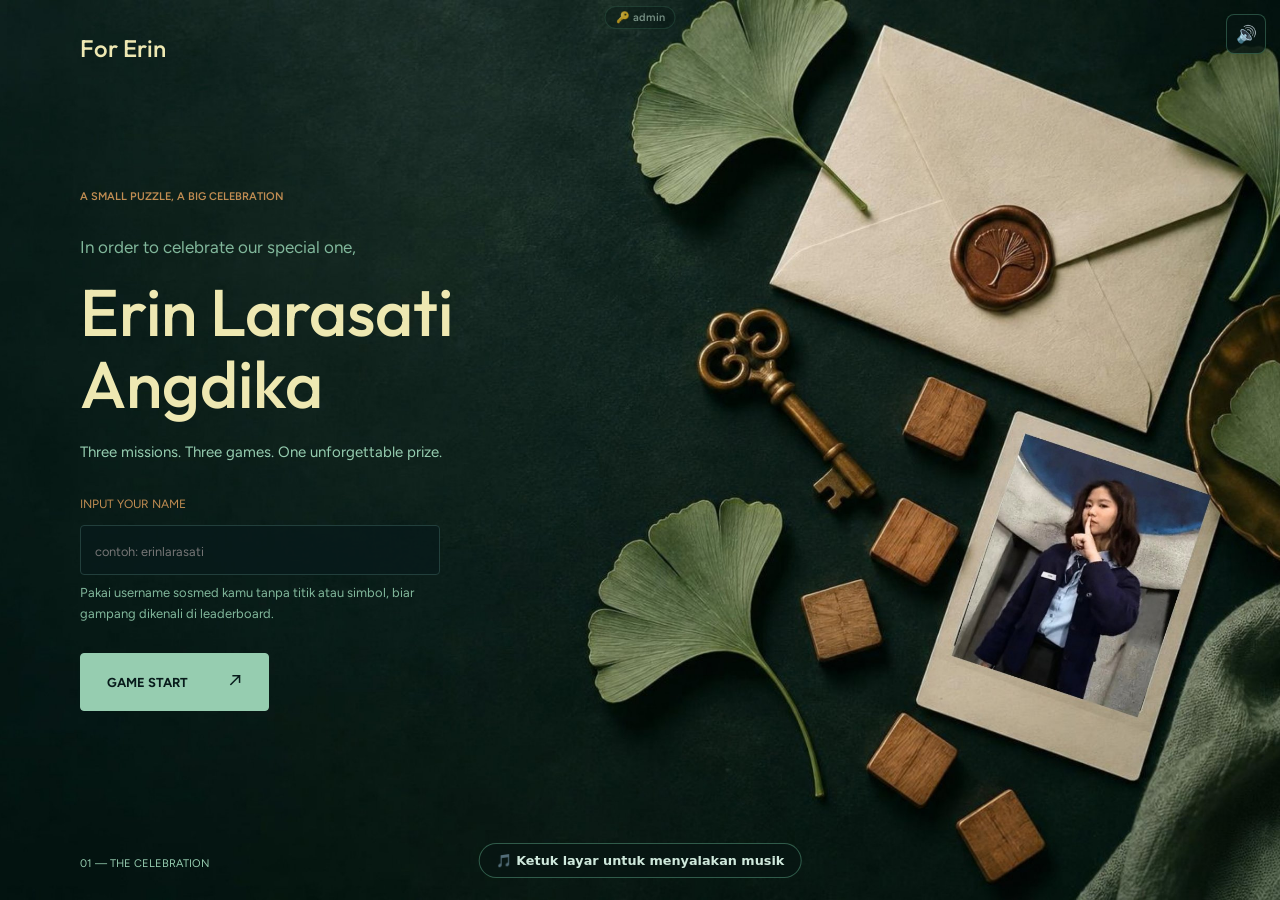
<file: index.html>
<!DOCTYPE html>
<html lang="id">
<head>
<meta charset="UTF-8">
<meta name="viewport" content="width=device-width, initial-scale=1.0, interactive-widget=resizes-content">
<meta name="theme-color" content="#0b1f1c">
<link rel="manifest" href="manifest.webmanifest">
<meta name="mobile-web-app-capable" content="yes">
<meta name="apple-mobile-web-app-capable" content="yes">
<meta name="apple-mobile-web-app-status-bar-style" content="black">
<link rel="apple-touch-icon" href="assets/icon-180.png">
<script src="fs.js"></script>
<script src="kbfix.js"></script>
<script src="config.js"></script>
<script src="erin-audio.js"></script>
<script>window.EgAudio=window.EgAudio||new Proxy({},{get:function(){return function(){}}});</script>
<script src="analytics.js"></script>
<script>window.EgTrack=window.EgTrack||function(){};</script>
<title>For Erin — Start</title>
<link rel="preconnect" href="https://fonts.googleapis.com">
<link href="https://fonts.googleapis.com/css2?family=Cormorant+Garamond:ital,wght@0,500;0,600;0,700;1,500&family=Manrope:wght@400;500;600;700;800&family=JetBrains+Mono:wght@500;700&display=swap" rel="stylesheet">
<style>
  :root{
    --bg: #061a15;
    --bg-panel: #0c2721;
    --bg-card: #123830;
    --bg-tile: #0d2a24;
    --border: #1e4a3f;
    --border-soft: #17392f;
    --teal: #2dd4bf;
    --emerald: #34d399;
    --cyan: #5eead4;
    --ink: #eaf6f3;
    --ink-dim: #83ab9d;
    --ink-faint: #7ca493;
    --gold: #d8b979;
    --glow: 0 0 40px rgba(45, 212, 191, 0.15);
  }
  *{box-sizing:border-box; margin:0; padding:0;}
  body{
    background:
      radial-gradient(circle at 15% 10%, rgba(45,212,191,0.08), transparent 45%),
      radial-gradient(circle at 85% 90%, rgba(94,234,212,0.08), transparent 45%),
      var(--bg);
    color: var(--ink); font-family: 'Manrope', sans-serif; min-height: 100vh; line-height: 1.5;
  }
  .screen{ min-height: 100vh; display: none; flex-direction: column; align-items: center; justify-content: center; padding: 40px 20px 60px; }
  .screen.active{ display: flex; }
  h1, h2{ font-family: 'Cormorant Garamond', serif; font-weight: 600; letter-spacing: 0.01em; }

  /* ---------- Opening ---------- */
  .opening-wrap{
    max-width: min(680px, 92vw); width: 100%; text-align: center; position: relative;
    background: var(--bg-panel); border: 1px solid var(--border); border-radius: 4px; padding: 56px 40px;
  }
  .opening-wrap::before, .opening-wrap::after{
    content: ""; position: absolute; width: 20px; height: 20px; border: 1.5px solid var(--gold); opacity: 0.6;
  }
  .opening-wrap::before{ top: 14px; left: 14px; border-right: none; border-bottom: none; }
  .opening-wrap::after{ bottom: 14px; right: 14px; border-left: none; border-top: none; }
  .opening-kicker{
    font-family: 'JetBrains Mono', monospace; font-size: 0.76rem; letter-spacing: 0.16em; color: var(--gold);
    text-transform: uppercase; margin-bottom: 22px; opacity: 0; animation: fadeUp 0.7s ease forwards;
  }
  .opening-line{ color: var(--ink-dim); font-size: clamp(1rem, 2.6vw, 1.25rem); line-height: 1.7; margin-bottom: 6px; opacity: 0; animation: fadeUp 0.7s ease forwards 0.15s; }
  .opening-name{
    font-family: 'Cormorant Garamond', serif; font-style: italic; font-weight: 700; font-size: clamp(2rem, 6vw, 3rem);
    color: var(--ink); text-shadow: var(--glow); margin: 14px 0 16px; opacity: 0; animation: fadeUp 0.7s ease forwards 0.3s;
  }
  .opening-tagline{
    color: var(--teal); font-size: 0.92rem; font-weight: 600; letter-spacing: 0.02em; margin-bottom: 38px;
    opacity: 0; animation: fadeUp 0.7s ease forwards 0.45s;
  }
  .game-start-btn{
    font-family: 'JetBrains Mono', monospace; font-weight: 700; font-size: 1rem; letter-spacing: 0.14em;
    background: linear-gradient(120deg, var(--teal), var(--cyan)); color: #04141a; border: none; border-radius: 3px;
    padding: 18px 48px; cursor: pointer; transition: transform 0.15s ease, box-shadow 0.15s ease;
    opacity: 0; animation: fadeUp 0.7s ease forwards 0.6s;
  }
  .game-start-btn:hover{ transform: translateY(-2px); box-shadow: 0 10px 34px rgba(45,212,191,0.3); }
  .game-start-btn:active{ transform: scale(0.97); }
  @keyframes fadeUp{ from{ opacity:0; transform: translateY(10px); } to{ opacity:1; transform: translateY(0); } }

  .stage-shortcuts{
    margin-top: 26px; display:flex; gap: 8px; justify-content:center; flex-wrap:wrap;
    opacity: 0; animation: fadeUp 0.7s ease forwards 0.8s;
  }
  .stage-shortcut{
    font-family: 'JetBrains Mono', monospace; font-size: 0.7rem; letter-spacing: 0.06em; color: var(--ink-faint);
    text-decoration: none; border: 1px solid var(--border-soft); border-radius: 20px; padding: 6px 14px;
    transition: border-color 0.15s ease, color 0.15s ease;
  }
  .stage-shortcut:hover{ border-color: var(--teal); color: var(--teal); }

  /* ---------- Stage select ---------- */
  .select-wrap{ max-width: min(1040px, 94vw); width: 100%; text-align: center; }
  .eyebrow-mark{
    display: inline-flex; align-items: center; gap: 10px; color: var(--gold);
    font-size: 0.8rem; letter-spacing: 0.14em; margin-bottom: 18px;
  }
  .eyebrow-mark::before, .eyebrow-mark::after{ content: ""; width: 28px; height: 1px; background: linear-gradient(90deg, transparent, var(--gold)); }
  .eyebrow-mark::after{ background: linear-gradient(90deg, var(--gold), transparent); }
  .select-title{ font-size: clamp(1.8rem, 5vw, 2.6rem); color: var(--ink); }
  .select-sub{ margin-top: 10px; color: var(--ink-faint); font-size: 0.92rem; }

  .stage-grid{ margin-top: 36px; display:grid; grid-template-columns: repeat(auto-fit, minmax(220px, 1fr)); gap: 16px; }
  .stage-card{
    position: relative; display:block; text-decoration:none; background: var(--bg-panel); border:1px solid var(--border);
    border-radius: 10px; padding: 24px 20px; text-align:left; transition: transform 0.15s ease, border-color 0.15s ease;
  }
  .stage-card:hover{ transform: translateY(-3px); border-color: var(--teal); }
  .stage-num{ font-family:'JetBrains Mono', monospace; font-size: 0.72rem; letter-spacing:0.1em; color: var(--gold); }
  .stage-title{ font-family:'Cormorant Garamond', serif; font-weight:700; font-size: 1.35rem; color: var(--ink); margin-top: 8px; }
  .stage-blurb{ margin-top: 8px; color: var(--ink-faint); font-size: 0.82rem; line-height: 1.5; }
  .stage-check{
    position:absolute; top:16px; right:16px; width:18px; height:18px; border-radius:50%;
    border:1px solid var(--border-soft); font-size: 0.64rem; display:flex; align-items:center; justify-content:center;
    color: var(--ink-faint);
  }
  .stage-check.done{ border-color: var(--emerald); color: var(--emerald); background: rgba(52,211,153,0.08); }
  .stage-hint{
    margin-top: 12px; font-size: 0.74rem; color: var(--ink-faint); font-family:'JetBrains Mono', monospace;
    border-top: 1px solid var(--border-soft); padding-top: 10px;
  }

  .username-box{ margin-top: 30px; margin-bottom: 30px; text-align: left; background: var(--bg-card); border: 1px solid var(--border); border-radius: 4px; padding: 20px 22px; }
  .username-label{ display:block; font-family: 'JetBrains Mono', monospace; font-size: 0.74rem; letter-spacing: 0.08em; color: var(--gold); margin-bottom: 10px; text-transform: uppercase; }
  .username-input{ width: 100%; background: var(--bg-tile); border: 1px solid var(--border); border-radius: 4px; padding: 12px 14px; color: var(--ink); font-family: 'JetBrains Mono', monospace; font-size: 1rem; letter-spacing: 0.02em; }
  .username-hint{ margin-top: 8px; color: var(--ink-faint); font-size: 0.8rem; line-height: 1.5; }
  .username-feedback{ margin-top: 8px; font-size: 0.82rem; display:none; }
  .username-feedback.show{ display:block; }
  .username-feedback.warn{ color: var(--struck, #e8827a); }
  .username-feedback.ok{ color: var(--emerald); }
  @keyframes shakeX{10%,90%{transform:translateX(-1px);}20%,80%{transform:translateX(2px);}30%,50%,70%{transform:translateX(-4px);}40%,60%{transform:translateX(4px);}}

  .hub-group{ margin-top: 44px; text-align: left; }
  .hub-group:first-of-type{ margin-top: 36px; }
  .hub-head{ display:flex; align-items:baseline; gap:14px; flex-wrap:wrap; border-bottom:1px solid var(--border-soft); padding-bottom:10px; }
  .hub-label{ font-family:'JetBrains Mono', monospace; font-size:0.78rem; letter-spacing:0.16em; color:var(--gold); }
  .hub-note{ color: var(--ink-faint); font-size: 0.82rem; }
  .hub-group .stage-grid{ margin-top: 16px; }
  .stage-card.locked{ cursor: not-allowed; opacity: 0.62; border-style: dashed; }
  .stage-card.locked:hover{ transform:none; border-color: var(--border); }
  .stage-lock{ margin-top: 12px; font-size: 0.76rem; color: var(--gold); font-family:'JetBrains Mono', monospace; border-top:1px solid var(--border-soft); padding-top:10px; line-height:1.55; }
  @media (prefers-reduced-motion: reduce){ *,*::before,*::after{ animation-duration:.01ms !important; animation-iteration-count:1 !important; transition-duration:.01ms !important; scroll-behavior:auto !important; } }
  .stage-item{ position: relative; display: flex; }
  .stage-item .stage-card{ flex: 1; padding-bottom: 46px; }
  .stage-more{ position: absolute; right: 10px; bottom: 10px; width: 34px; height: 34px; border-radius: 50%; border: 1px solid var(--border); background: var(--bg-tile); color: var(--ink-dim); font-size: 1.1rem; cursor: pointer; line-height: 1; }
  .stage-more:hover, .stage-more:focus-visible{ border-color: var(--teal); color: var(--teal); outline: none; }
  .select-tip{ margin: 14px auto 0; max-width: 560px; color: var(--ink-dim); font-size: 0.84rem; }
  .stage-card.prize{ background: #11211e; border-color: #5b4d27; }
  .stage-card.prize:hover{ border-color: #e7c46f; }
  .stage-card.prize .stage-num{ color: #e7c46f; }
  .username-input::placeholder{ font-size: 0.8rem; }
</style>

<link href="https://fonts.googleapis.com/css2?family=Outfit:wght@400;500;600;700&family=Figtree:wght@400;500;600;700&display=swap" rel="stylesheet">
<link rel="stylesheet" href="erin-theme.css">
<meta name="description" content="For Erin — For Erin — Start. Misi, teka-teki, dan kenangan untuk merayakan Erin.">
<meta property="og:title" content="For Erin · For Erin — Start">
<meta property="og:description" content="For Erin — For Erin — Start. Misi, teka-teki, dan kenangan untuk merayakan Erin.">
<meta property="og:type" content="website">
<meta name="twitter:card" content="summary_large_image">
</head>
<body>

  <!-- ================= OPENING SCREEN ================= -->
  <div class="screen active" id="screen-opening">
    <div class="opening-wrap">
      <div class="opening-kicker">A Small Puzzle, A Big Celebration</div>
      <p class="opening-line">In order to celebrate our special one,</p>
      <div class="opening-name">Erin Larasati Angdika</div>
      <p class="opening-tagline">Three missions. Three games. One unforgettable prize.</p>
      <div class="username-box" id="username-box" style="display:none;">
        <label class="username-label" for="username-input">Input your name</label>
        <input type="text" id="username-input" class="username-input" placeholder="contoh: erinlarasati" maxlength="20" autocomplete="off" autocapitalize="off" spellcheck="false">
        <div class="username-hint">Pakai username sosmed kamu tanpa titik atau simbol, biar gampang dikenali di leaderboard.</div>
        <div class="username-feedback" id="username-feedback"></div>
      </div>
      <button class="game-start-btn" onclick="handleGameStart()">GAME START</button>
    </div>
  </div>

  <!-- ================= STAGE SELECT SCREEN ================= -->
  <div class="screen" id="screen-select">
    <div class="select-wrap">
      <div class="eyebrow-mark">CHOOSE YOUR PATH</div>
      <h1 class="select-title">Tiga Misi, Tiga Game, Satu Hadiah</h1>
      <p class="select-sub">Selesaikan misi untuk mendapat kunci. Game dibuka bertahap di hari perayaan; mainkan satu per satu untuk membuka kode, lalu klaim Prize.</p>
      <p class="select-tip">Tip: buka tiap stage di tab baru (tombol &#8942; di kartu, atau klik kanan di laptop). Jadi catatan dari stage lain tetap bisa kamu cek tanpa mengulang dari awal.</p>
      <div id="hub"></div>
    </div>
  </div>

<script src="recovery.js"></script>
<script>
  const USERNAME_KEY = 'eg_username_v1';
  function isValidUsername(u){ return /^[a-z0-9]{3,20}$/.test(u); }
  function getStoredUsername(){ return localStorage.getItem(USERNAME_KEY); }
  function initUsernameField(){
    const box = document.getElementById('username-box');
    const stored = getStoredUsername();
    if (stored && isValidUsername(stored)){ box.style.display = 'none'; return; }
    box.style.display = 'block';
    const input = document.getElementById('username-input');
    input.addEventListener('input', () => { input.value = input.value.toLowerCase().replace(/[^a-z0-9]/g, ''); updateUsernameFeedback(); });
    updateUsernameFeedback();
  }
  function updateUsernameFeedback(){
    const box = document.getElementById('username-box');
    if (box.style.display === 'none') return;
    const input = document.getElementById('username-input');
    const fb = document.getElementById('username-feedback');
    const val = input.value.trim();
    const valid = isValidUsername(val);
    if (!val){ fb.textContent=''; fb.className='username-feedback'; }
    else if (!valid){ fb.textContent='Gunakan huruf kecil a-z dan angka 0-9, panjang 3-20 karakter, tanpa spasi atau simbol.'; fb.className='username-feedback show warn'; }
    else { fb.textContent='Nama siap dipakai ✓'; fb.className='username-feedback show ok'; }
  }
  function mgShake(selector){
    const el = document.querySelector(selector);
    if (!el) return;
    el.style.animation = 'none'; void el.offsetWidth; el.style.animation = 'shakeX 0.4s ease';
  }
  initUsernameField();
  EgAudio.music('opening'); // lagu pembuka: layar depan dan menu pakai lagu yang sama

  function handleGameStart(){
    const usernameBox = document.getElementById('username-box');
    if (usernameBox.style.display !== 'none'){
      const input = document.getElementById('username-input');
      const val = input.value.trim();
      if (!isValidUsername(val)){ updateUsernameFeedback(); mgShake('#username-box'); return; }
      localStorage.setItem(USERNAME_KEY, val);
      usernameBox.style.display = 'none';
    }
    showScreen('screen-select');
  }

  function showScreen(id){
    document.querySelectorAll('.screen').forEach(s => s.classList.remove('active'));
    document.getElementById(id).classList.add('active');
    window.scrollTo(0,0);
    if (id === 'screen-select' && window.EgRecovery) setTimeout(() => EgRecovery.ensure(getStoredUsername()), 500);
  }

  // ====== HUB: daftar banner. Ubah teks/tanggal di sini. ======
  // openAt: tanggal buka (WIB). ready:false = belum dibuat ("soon").
  const HUB = [
    { label:'MISSIONS', note:'Selesaikan misi, dapatkan kuncinya.', items:[
      { num:'MISSION 01', title:'Portrait Atelier', blurb:'Pasang twibbon-mu dan bingkai satu kenangan untuk Erin.', href:'twibbon.html', doneKey:'eg_mission_twibbon_v1' },
      { num:'MISSION 02', title:'Letter Sanctum', blurb:'Tulis surat untuk Erin. Semua surat baru terbuka di akhir.', href:'letter.html', doneKey:'eg_mission_letter_v1' },
      { num:'MISSION 03', title:'Polaroid Parlor', blurb:'Photo booth dengan template spesial, hanya di hari-H.', href:'photobooth.html', openAt:EG_CONFIG.OPEN_AT.photobooth, doneKey:'eg_mission_photobooth_v1' },
    ]},
    { label:'GAMES', note:'Mainkan untuk membuka kode hadiah.', items:[
      { num:'GAME 01', title:'The Secret of the<br>Molecular Museum', blurb:'Deduksi & logic grid. Pecahkan kombinasi vault utama.', href:'molecular-museum.html', openAt:EG_CONFIG.OPEN_AT.game1, doneKey:'eg_game1_score_v1' },
      { num:'GAME 02', title:'Cerebral Hunt Arena', blurb:'Jawab soal logika, lalu susun anagram dari 60 kata bertema Erin.', href:'cerebral-hunt-arena.html', openAt:EG_CONFIG.OPEN_AT.game2, doneKey:'eg_game2_score_v1' },
      { num:'GAME 03', title:'Lexicon Vault', blurb:'Satu grid, 36 kunci. Semua tentang Erin.', href:'lexicon-vault.html', openAt:EG_CONFIG.OPEN_AT.game3, doneKey:'eg_game3_best_score_v1' },
    ]},
    { label:'PRIZE', note:'Kado untuk Erin menantimu.', items:[
      { num:'PRIZE', title:'Claim Your Prize', blurb:'Buka dua pintu: kunci dari 3 misi dan PIN dari 3 game.', href:'celebration-chamber.html', openAt:EG_CONFIG.OPEN_AT.prize, prize:true, doneKey:'eg_game4_done_v1', hint:'🔒 butuh kode Game 01–03 &amp; kunci 3 misi' },
    ]},
  ];

  // Mode testing dan jadwal buka diatur di config.js (TESTING_OPEN).
  const BYPASS = EG_CONFIG.bypass(); // TESTING_OPEN atau mode admin
  function fmtWIB(iso){
    return new Date(iso).toLocaleString('en-GB', { day:'numeric', month:'long', year:'numeric', hour:'2-digit', minute:'2-digit', timeZone:'Asia/Jakarta' }) + ' WIB';
  }
  // Teks penutup kaca: "Coming soon at November 16th" + jam buka (WIB)
  function ordinal(n){ const v = n % 100; return n + (['th','st','nd','rd'][(v - 20) % 10] || ['th','st','nd','rd'][v] || 'th'); }
  function whenParts(iso){
    const d = new Date(iso);
    const f = (o) => new Intl.DateTimeFormat('en-GB', Object.assign({ timeZone:'Asia/Jakarta' }, o)).format(d);
    return { day: 'at ' + f({ month:'long' }) + ' ' + ordinal(parseInt(f({ day:'numeric' }), 10)), time: f({ hour:'2-digit', minute:'2-digit', hour12:false }) + ' WIB' };
  }
  function lockInfo(it){
    if (it.ready === false) return { soon:true };                   // halaman belum dibuat
    if (!it.openAt || Date.now() >= new Date(it.openAt).getTime()) return null;
    return BYPASS ? { admin:true, ...whenParts(it.openAt) } : whenParts(it.openAt);
  }
  function renderHub(){
    const root = document.getElementById('hub');
    root.innerHTML = HUB.map(g => `
      <section class="hub-group">
        <div class="hub-head"><span class="hub-label">${g.label}</span><span class="hub-note">${g.note}</span></div>
        <div class="stage-grid">${g.items.map(it => {
          const lock = lockInfo(it);
          const done = it.doneKey && localStorage.getItem(it.doneKey);
          const inner = `
            <span class="stage-check ${done ? 'done' : ''}">${done ? '✓' : '•'}</span>
            <div class="stage-num">${it.num}</div>
            <div class="stage-title">${it.title}</div>
            <div class="stage-blurb">${it.blurb}</div>
            ${lock && lock.admin ? `<div class="stage-lock">🛠 Admin: terkunci untuk pemain sampai ${lock.day.replace('at ','')}, ${lock.time}</div>` : (it.hint ? `<div class="stage-hint">${it.hint}</div>` : '')}
            ${lock && !lock.admin ? `<div class="lock-glass" role="note" aria-label="Coming soon ${lock.day || ''} ${lock.time || ''}"><div class="lg-tag">COMING SOON</div><div class="lg-when">${lock.day || 'soon'}</div>${lock.time ? `<div class="lg-time">${lock.time}</div>` : ''}</div>` : ''}`;
          const cls = it.prize ? ' prize' : '';
          const isLocked = lock && !lock.admin;
          const card = isLocked ? `<div class="stage-card locked${cls}" aria-disabled="true">${inner}</div>` : `<a class="stage-card${cls}" href="${it.href}">${inner}</a>`;
          const more = isLocked ? '' : `<button type="button" class="stage-more" aria-label="Buka di tab baru" title="Buka di tab baru" onclick="window.open('${it.href}','_blank','noopener')">&#8942;</button>`;
          return `<div class="stage-item">${card}${more}</div>`;
        }).join('')}</div>
      </section>`).join('');
  }
  renderHub();
  // Kaca penutup hilang sendiri begitu waktu buka tiba
  setInterval(() => { if (document.getElementById('screen-select').classList.contains('active')) renderHub(); }, 20000);
  // Tautan kembali dari halaman misi/game: index.html#menu langsung ke daftar (kalau username sudah ada)
  if (location.hash === '#menu' && isValidUsername(getStoredUsername() || '')) showScreen('screen-select');
</script>
</body>
</html>
</file>
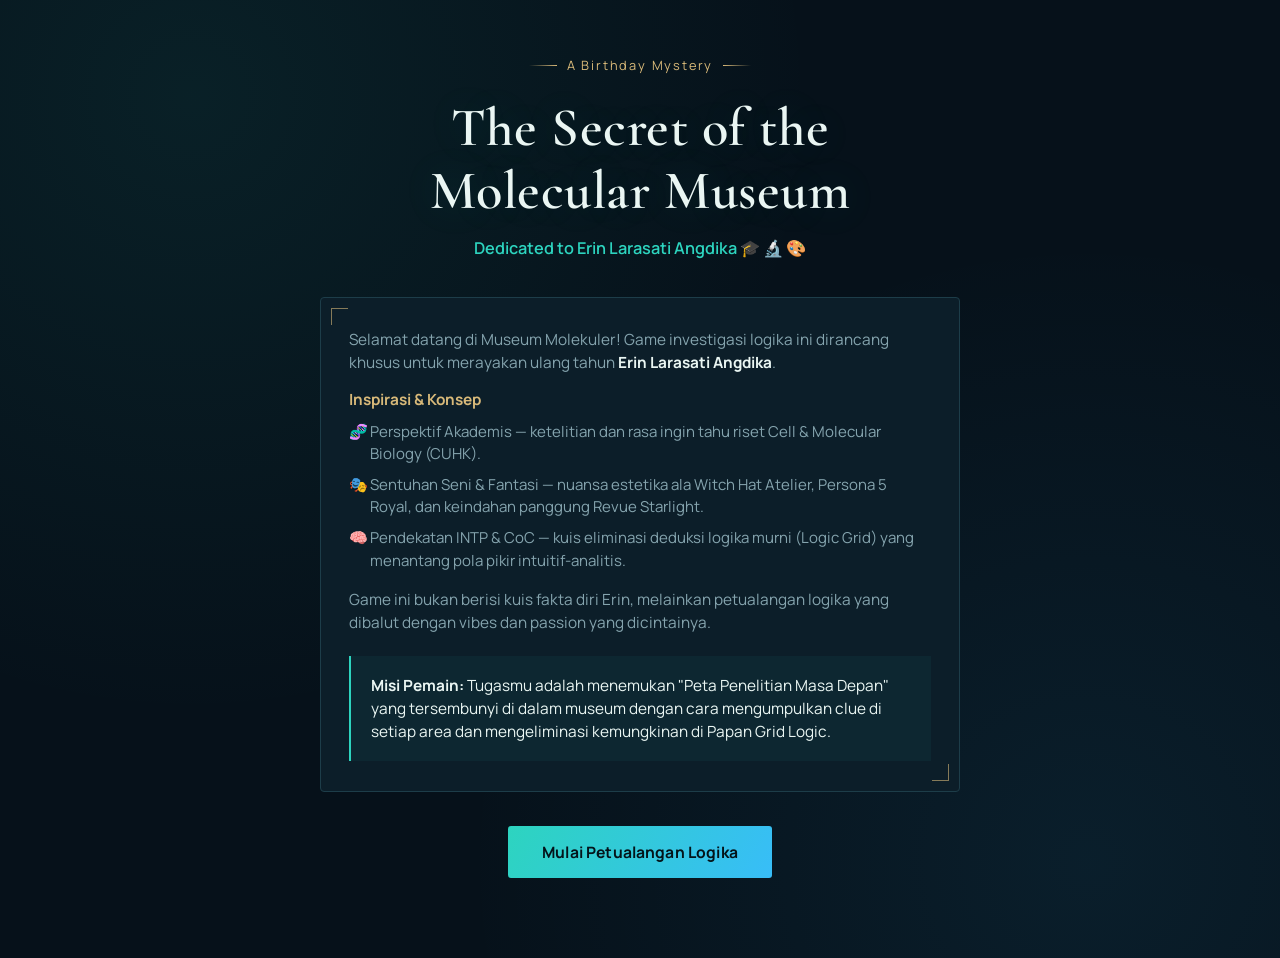
<file: molecular-museum-game.html>
<!DOCTYPE html>
<html lang="id">
<head>
<meta charset="UTF-8">
<meta name="viewport" content="width=device-width, initial-scale=1.0">
<title>The Secret of the Molecular Museum</title>
<link rel="preconnect" href="https://fonts.googleapis.com">
<link href="https://fonts.googleapis.com/css2?family=Cormorant+Garamond:ital,wght@0,500;0,600;0,700;1,500&family=Manrope:wght@400;500;600;700;800&display=swap" rel="stylesheet">
<style>
  :root{
    --bg: #06111a;
    --bg-panel: #0c1e29;
    --bg-card: #102838;
    --bg-tile: #0d222e;
    --border: #1d3d49;
    --border-soft: #16303b;
    --teal: #2dd4bf;
    --emerald: #34d399;
    --cyan: #38bdf8;
    --ink: #eaf6f3;
    --ink-dim: #85a4ae;
    --ink-faint: #4d707c;
    --struck: #e8827a;
    --gold: #d8b979;
    --glow: 0 0 40px rgba(45, 212, 191, 0.15);
    --rhy-red: #ef5b5b;
    --rhy-blue: #4d9bf0;
    --rhy-green: #4fce7e;
    --rhy-yellow: #f0c94d;
  }

  *{box-sizing:border-box; margin:0; padding:0;}

  body{
    background:
      radial-gradient(circle at 15% 10%, rgba(45,212,191,0.08), transparent 45%),
      radial-gradient(circle at 85% 90%, rgba(56,189,248,0.08), transparent 45%),
      var(--bg);
    color: var(--ink);
    font-family: 'Manrope', sans-serif;
    min-height: 100vh;
    line-height: 1.5;
  }

  .screen{
    min-height: 100vh;
    display: none;
    flex-direction: column;
    align-items: center;
    padding: 48px 20px 80px;
  }
  .screen.active{ display: flex; }

  h1, h2, h3, .display{
    font-family: 'Cormorant Garamond', serif;
    font-weight: 600;
    letter-spacing: 0.01em;
  }

  /* ---------- Welcome Screen ---------- */
  .welcome-wrap{ max-width: 640px; width: 100%; text-align: center; }

  .eyebrow-mark{
    display: inline-flex; align-items: center; gap: 10px;
    color: var(--gold); font-size: 0.8rem; letter-spacing: 0.14em; margin-bottom: 22px;
  }
  .eyebrow-mark::before, .eyebrow-mark::after{
    content: ""; width: 28px; height: 1px;
    background: linear-gradient(90deg, transparent, var(--gold));
  }
  .eyebrow-mark::after{ background: linear-gradient(90deg, var(--gold), transparent); }

  .welcome-title{ font-size: clamp(2.1rem, 6vw, 3.4rem); color: var(--ink); text-shadow: var(--glow); line-height: 1.15; }
  .welcome-sub{ margin-top: 14px; color: var(--teal); font-weight: 600; font-size: 1.02rem; }

  .plaque{
    margin-top: 36px; text-align: left; background: var(--bg-panel);
    border: 1px solid var(--border); border-radius: 4px; padding: 30px 28px; position: relative;
  }
  .plaque::before, .plaque::after{
    content: ""; position: absolute; width: 16px; height: 16px;
    border: 1.5px solid var(--gold); opacity: 0.6;
  }
  .plaque::before{ top: 10px; left: 10px; border-right: none; border-bottom: none; }
  .plaque::after{ bottom: 10px; right: 10px; border-left: none; border-top: none; }

  .plaque p{ margin-bottom: 14px; color: var(--ink-dim); font-size: 0.96rem; }
  .plaque p:last-child{ margin-bottom: 0; }
  .plaque strong{ color: var(--ink); font-weight: 700; }

  .concept-list{ list-style: none; margin: 10px 0 4px; }
  .concept-list li{ color: var(--ink-dim); font-size: 0.94rem; margin-bottom: 8px; padding-left: 1.4em; position: relative; }
  .concept-list li span.tag{ position: absolute; left: 0; }

  .mission-box{
    margin-top: 22px; padding: 18px 20px; border-left: 2px solid var(--teal);
    background: rgba(45,212,191,0.05); color: var(--ink); font-size: 0.96rem;
  }

  .btn{
    font-family: 'Manrope', sans-serif; font-weight: 700; font-size: 0.98rem;
    border: none; border-radius: 3px; padding: 15px 34px; cursor: pointer;
    transition: transform 0.15s ease, box-shadow 0.15s ease; letter-spacing: 0.01em;
  }
  .btn-primary{ background: linear-gradient(120deg, var(--teal), var(--cyan)); color: #04141a; }
  .btn-primary:hover{ transform: translateY(-2px); box-shadow: 0 10px 30px rgba(45,212,191,0.25); }
  .btn-primary:active{ transform: translateY(0); }
  .btn-primary:disabled{ opacity: 0.4; cursor: not-allowed; transform: none; box-shadow: none; }
  .btn-secondary{
    background: transparent; color: var(--teal); border: 1px solid var(--border);
    font-family: 'Manrope', sans-serif; font-weight: 700; font-size: 0.88rem;
    border-radius: 3px; padding: 10px 22px; cursor: pointer; transition: border-color 0.15s ease;
  }
  .btn-secondary:hover{ border-color: var(--teal); }

  .cta-row{ margin-top: 34px; }

  /* ---------- Game Screen ---------- */
  .game-wrap{ max-width: 1080px; width: 100%; }

  .progress-row{ display: flex; align-items: center; gap: 10px; margin-bottom: 28px; flex-wrap: wrap; }
  .progress-label{ font-size: 0.78rem; letter-spacing: 0.1em; color: var(--ink-faint); margin-right: 6px; }
  .progress-dot{
    width: 30px; height: 30px; border-radius: 50%; border: 1px solid var(--border);
    display: flex; align-items: center; justify-content: center; font-size: 0.82rem;
    color: var(--ink-faint); font-weight: 700; background: var(--bg-panel);
  }
  .progress-dot.done{ border-color: var(--emerald); color: var(--emerald); background: rgba(52,211,153,0.08); }
  .progress-dot.current{ border-color: var(--cyan); color: var(--cyan); box-shadow: 0 0 0 3px rgba(56,189,248,0.12); }
  .progress-line{ flex: 1; height: 1px; background: var(--border); min-width: 12px; }

  .game-grid{ display: grid; grid-template-columns: 1.35fr 1fr; gap: 26px; align-items: start; }

  .clue-card{ background: var(--bg-panel); border: 1px solid var(--border); border-radius: 6px; padding: 30px; }
  .round-tag{ color: var(--gold); font-size: 0.78rem; letter-spacing: 0.12em; margin-bottom: 10px; }
  .round-title{ font-size: 1.7rem; color: var(--ink); margin-bottom: 18px; }
  .clue-text{
    color: var(--ink-dim); font-size: 1.02rem; line-height: 1.75;
    border-top: 1px solid var(--border-soft); padding-top: 18px; white-space: pre-line;
  }
  .clue-text b{ color: var(--teal); font-weight: 700; }

  .feedback{ margin-top: 20px; font-size: 0.92rem; padding: 12px 16px; border-radius: 4px; display: none; }
  .feedback.show{ display: block; }
  .feedback.warn{ background: rgba(232,130,122,0.1); color: var(--struck); border: 1px solid rgba(232,130,122,0.3); }
  .feedback.ok{ background: rgba(52,211,153,0.1); color: var(--emerald); border: 1px solid rgba(52,211,153,0.3); }

  .round-actions{ margin-top: 24px; }

  /* ---------- Mini-game phase ---------- */
  .mg-intro{ color: var(--ink-dim); font-size: 0.92rem; margin-bottom: 22px; border-top: 1px solid var(--border-soft); padding-top: 16px; }
  .mg-status{ min-height: 1.3em; font-size: 0.88rem; color: var(--cyan); margin-top: 16px; text-align: center; }
  .mg-reset-wrap{ text-align: center; margin-top: 14px; min-height: 38px; }
  .mg-progress{ text-align: center; font-size: 0.78rem; letter-spacing: 0.08em; color: var(--gold); margin-bottom: 16px; }

  @keyframes shakeX{
    10%,90%{ transform: translateX(-3px); }
    20%,80%{ transform: translateX(5px); }
    30%,50%,70%{ transform: translateX(-9px); }
    40%,60%{ transform: translateX(9px); }
  }
  .shake{ animation: shakeX 0.5s; }

  /* Rhythm sequence */
  .rhy-board{ display: grid; grid-template-columns: repeat(4, 1fr); gap: 12px; max-width: 420px; margin: 0 auto; }
  .rhy-btn{
    aspect-ratio: 1; border-radius: 10px; border: none; cursor: pointer;
    filter: brightness(0.55) saturate(0.75); transition: filter 0.15s ease, transform 0.1s ease;
  }
  .rhy-btn:active{ transform: scale(0.95); }
  .rhy-btn.active{ filter: brightness(1.25) saturate(1.2); box-shadow: 0 0 24px currentColor; }
  .rhy-red{ background: var(--rhy-red); color: var(--rhy-red); }
  .rhy-blue{ background: var(--rhy-blue); color: var(--rhy-blue); }
  .rhy-green{ background: var(--rhy-green); color: var(--rhy-green); }
  .rhy-yellow{ background: var(--rhy-yellow); color: var(--rhy-yellow); }
  .rhy-steps{ display:flex; justify-content:center; gap:6px; margin-top:18px; flex-wrap: wrap; }
  .rhy-step-dot{ width:9px; height:9px; border-radius:50%; background: var(--border); }
  .rhy-step-dot.filled{ background: var(--teal); }

  /* Pipe puzzle */
  .pipe-outer{ max-width: 340px; margin: 0 auto; }
  .pipe-label-row{ font-size: 0.7rem; letter-spacing: 0.1em; color: var(--ink-faint); margin: 0 0 6px; }
  .pipe-label-row.finish{ text-align: right; margin: 6px 0 0; }
  .pipe-grid{
    display: grid; grid-template-columns: repeat(4, minmax(38px, 62px)); grid-template-rows: repeat(4, minmax(38px, 62px));
    gap: 5px; background: var(--bg-tile); padding: 9px; border-radius: 8px; border: 1px solid var(--border);
  }
  .pipe-cell{ position: relative; background: var(--bg-card); border-radius: 5px; cursor: pointer; overflow: hidden; }
  .pipe-shape{ position: absolute; inset: 0; transition: transform 0.25s ease; }
  .pipe-arm{ position: absolute; background: var(--ink-faint); border-radius: 2px; }
  .pipe-cell.solved .pipe-arm{ background: var(--emerald); }
  .pipe-arm-n{ left: 50%; top: 0; width: 16%; height: 50%; transform: translateX(-50%); }
  .pipe-arm-e{ top: 50%; right: 0; width: 50%; height: 16%; transform: translateY(-50%); }
  .pipe-arm-w{ top: 50%; left: 0; width: 50%; height: 16%; transform: translateY(-50%); }
  .pipe-node{ position: absolute; left: 50%; top: 50%; width: 18%; height: 18%; border-radius: 50%; background: var(--ink-faint); transform: translate(-50%,-50%); }
  .pipe-cell.solved .pipe-node{ background: var(--emerald); }
  .pipe-cell.filler .pipe-arm, .pipe-cell.filler .pipe-node{ opacity: 0.35; }
  .pipe-cell.dead .pipe-arm, .pipe-cell.dead .pipe-node{ opacity: 0.5; background: var(--struck); }

  /* Mental rotation */
  .mr-main{ display: flex; justify-content: center; margin-bottom: 20px; }
  .mr-options{ display: grid; grid-template-columns: repeat(4, 1fr); gap: 12px; }
  .mr-option{
    display: flex; flex-direction: column; align-items: center; gap: 8px; padding: 10px 6px;
    border: 1px solid var(--border); border-radius: 8px; cursor: pointer; background: var(--bg-card);
    transition: border-color 0.15s ease, transform 0.1s ease;
  }
  .mr-option:hover{ border-color: var(--teal); transform: translateY(-2px); }
  .mr-option-label{ font-size: 0.74rem; color: var(--ink-faint); }
  .mr-shake{ display: contents; }

  /* Cipher vault */
  .cip-equations{ max-width: 360px; margin: 0 auto 26px; }
  .cip-eq-row{
    display: flex; align-items: center; justify-content: space-between; gap: 10px;
    padding: 10px 4px; border-bottom: 1px solid var(--border-soft); font-size: 0.98rem; color: var(--ink);
  }
  .cip-eq-row:last-child{ border-bottom: none; }
  .cip-molecule{
    display: inline-flex; align-items: center; justify-content: center; width: 26px; height: 26px;
    border-radius: 50%; border: 1px solid var(--teal); color: var(--teal); font-size: 0.8rem; font-weight: 700;
    margin: 0 2px;
  }
  .cip-vault{ display: flex; justify-content: center; gap: 12px; margin-bottom: 10px; }
  .cip-digit{
    width: 58px; height: 68px; text-align: center; font-size: 1.7rem; font-family: 'Manrope', sans-serif;
    font-weight: 800; color: var(--ink); background: var(--bg-tile); border: 1px solid var(--border);
    border-radius: 8px; outline: none;
  }
  .cip-digit:focus{ border-color: var(--cyan); }

  /* ---------- Logic Grid Panel ---------- */
  .grid-panel{ background: var(--bg-panel); border: 1px solid var(--border); border-radius: 6px; padding: 24px; position: sticky; top: 24px; }
  .grid-panel h3{ font-size: 1.15rem; color: var(--ink); margin-bottom: 4px; }
  .grid-panel .hint{ color: var(--ink-faint); font-size: 0.78rem; margin-bottom: 18px; }
  .grid-category{ margin-bottom: 18px; }
  .grid-category:last-child{ margin-bottom: 0; }
  .grid-category-label{ font-size: 0.72rem; letter-spacing: 0.1em; color: var(--cyan); margin-bottom: 8px; }
  .grid-item{
    display: flex; align-items: center; gap: 10px; padding: 9px 10px; border-radius: 4px; cursor: pointer;
    font-size: 0.9rem; color: var(--ink); border: 1px solid transparent; transition: background 0.15s ease;
  }
  .grid-item:hover{ background: rgba(255,255,255,0.03); }
  .grid-item .mark{ width: 15px; height: 15px; border: 1px solid var(--ink-faint); border-radius: 3px; flex-shrink: 0; position: relative; }
  .grid-item.struck{ color: var(--ink-faint); }
  .grid-item.struck span.label{ text-decoration: line-through; text-decoration-color: var(--struck); }
  .grid-item.struck .mark{ border-color: var(--struck); background: rgba(232,130,122,0.12); }
  .grid-item.struck .mark::before, .grid-item.struck .mark::after{
    content: ""; position: absolute; top: 50%; left: 50%; width: 10px; height: 1.5px; background: var(--struck);
  }
  .grid-item.struck .mark::before{ transform: translate(-50%,-50%) rotate(45deg); }
  .grid-item.struck .mark::after{ transform: translate(-50%,-50%) rotate(-45deg); }

  /* ---------- Final Submission ---------- */
  .final-card{ background: var(--bg-panel); border: 1px solid var(--border); border-radius: 6px; padding: 32px; max-width: 640px; width: 100%; }
  .final-group{ margin-bottom: 24px; }
  .final-group-label{ font-size: 0.78rem; letter-spacing: 0.1em; color: var(--gold); margin-bottom: 12px; }
  .chip-row{ display: flex; flex-wrap: wrap; gap: 10px; }
  .chip{
    padding: 10px 16px; border: 1px solid var(--border); border-radius: 20px; font-size: 0.88rem;
    color: var(--ink-dim); cursor: pointer; background: var(--bg-card); transition: all 0.15s ease;
  }
  .chip:hover{ border-color: var(--teal); color: var(--ink); }
  .chip.selected{ border-color: var(--teal); color: #04141a; background: linear-gradient(120deg, var(--teal), var(--cyan)); font-weight: 700; }

  .result-box{ margin-top: 8px; padding: 20px; border-radius: 6px; display: none; text-align: center; }
  .result-box.show{ display: block; }
  .result-box.success{ background: rgba(52,211,153,0.08); border: 1px solid rgba(52,211,153,0.35); }
  .result-box.fail{ background: rgba(232,130,122,0.08); border: 1px solid rgba(232,130,122,0.35); }
  .result-box h3{ font-size: 1.4rem; margin-bottom: 8px; }
  .result-box.success h3{ color: var(--emerald); }
  .result-box.fail h3{ color: var(--struck); }
  .result-box p{ color: var(--ink-dim); font-size: 0.92rem; }

  /* ---------- Mobile (max-width: 859px) ---------- */
  @media (max-width: 859px){
    .screen{ padding: 32px 16px 60px; }
    .game-grid{ grid-template-columns: 1fr; }
    .grid-panel{ position: static; order: -1; }
    .clue-card{ padding: 22px; }
    .final-card{ padding: 22px; }
    .mr-options{ grid-template-columns: repeat(2, 1fr); }
    .pipe-grid{ grid-template-columns: repeat(4, minmax(30px, 48px)); grid-template-rows: repeat(4, minmax(30px, 48px)); }
    .cip-digit{ width: 48px; height: 58px; font-size: 1.4rem; }
  }

  /* ---------- Desktop (min-width: 860px) ---------- */
  @media (min-width: 860px){
    .grid-panel{ max-height: calc(100vh - 48px); overflow-y: auto; }
  }
</style>
</head>
<body>

<!-- ===================== WELCOME SCREEN ===================== -->
<section class="screen active" id="screen-welcome">
  <div class="welcome-wrap">
    <div class="eyebrow-mark">A Birthday Mystery</div>
    <h1 class="welcome-title">The Secret of the<br>Molecular Museum</h1>
    <p class="welcome-sub">Dedicated to Erin Larasati Angdika 🎓 🔬 🎨</p>

    <div class="plaque">
      <p>Selamat datang di Museum Molekuler! Game investigasi logika ini dirancang khusus untuk merayakan ulang tahun <strong>Erin Larasati Angdika</strong>.</p>

      <p style="color:var(--gold); font-weight:700; margin-bottom:10px;">Inspirasi &amp; Konsep</p>
      <ul class="concept-list">
        <li><span class="tag">🧬</span>Perspektif Akademis — ketelitian dan rasa ingin tahu riset Cell &amp; Molecular Biology (CUHK).</li>
        <li><span class="tag">🎭</span>Sentuhan Seni &amp; Fantasi — nuansa estetika ala Witch Hat Atelier, Persona 5 Royal, dan keindahan panggung Revue Starlight.</li>
        <li><span class="tag">🧠</span>Pendekatan INTP &amp; CoC — kuis eliminasi deduksi logika murni (Logic Grid) yang menantang pola pikir intuitif-analitis.</li>
      </ul>

      <p style="margin-top:16px;">Game ini bukan berisi kuis fakta diri Erin, melainkan petualangan logika yang dibalut dengan vibes dan passion yang dicintainya.</p>

      <div class="mission-box">
        <strong>Misi Pemain:</strong> Tugasmu adalah menemukan "Peta Penelitian Masa Depan" yang tersembunyi di dalam museum dengan cara mengumpulkan clue di setiap area dan mengeliminasi kemungkinan di Papan Grid Logic.
      </div>
    </div>

    <div class="cta-row">
      <button class="btn btn-primary" onclick="goToGame()">Mulai Petualangan Logika</button>
    </div>
  </div>
</section>

<!-- ===================== GAME SCREEN (Rounds) ===================== -->
<section class="screen" id="screen-game">
  <div class="game-wrap">
    <div class="progress-row" id="progress-row"></div>

    <div class="game-grid">
      <div class="clue-card">
        <div id="round-pre-start">
          <div class="round-tag">RONDE 1 · MENUNGGU</div>
          <h2 class="round-title">Investigasi dimulai di sini</h2>
          <p class="clue-text">Setiap ronde diawali dengan sebuah tantangan mini-game. Selesaikan tantangannya untuk membuka Clue, lalu coret kemungkinan yang gugur di Logic Grid.</p>
          <div class="round-actions">
            <button class="btn btn-primary" onclick="startRound(0)">Mulai Investigasi Ronde 1</button>
          </div>
        </div>

        <!-- Mini-game phase -->
        <div id="minigame-phase" style="display:none;">
          <div class="round-tag" id="minigame-round-tag"></div>
          <h2 class="round-title" id="minigame-round-title"></h2>
          <p class="mg-intro" id="minigame-round-intro"></p>
          <div id="minigame-progress" class="mg-progress" style="display:none;"></div>
          <div id="minigame-container"></div>
          <div class="mg-status" id="minigame-status"></div>
          <div class="mg-reset-wrap" id="minigame-reset-wrap"></div>
        </div>

        <!-- Clue phase -->
        <div id="clue-phase" style="display:none;">
          <div class="round-tag" id="round-tag-label"></div>
          <h2 class="round-title" id="round-title-label"></h2>
          <div class="clue-text" id="round-clue-text"></div>
          <div class="feedback" id="round-feedback"></div>
          <div class="round-actions">
            <button class="btn btn-primary" id="round-submit-btn" onclick="checkRound()">Kirim Jawaban</button>
          </div>
        </div>
      </div>

      <div class="grid-panel">
        <h3>Logic Grid</h3>
        <div class="hint">Klik item untuk mencoret kemungkinan yang sudah gugur.</div>
        <div class="grid-category">
          <div class="grid-category-label">RUANGAN MUSEUM</div>
          <div id="grid-rooms"></div>
        </div>
        <div class="grid-category">
          <div class="grid-category-label">ELEMEN KUNCI</div>
          <div id="grid-elements"></div>
        </div>
        <div class="grid-category">
          <div class="grid-category-label">KODE AKSES</div>
          <div id="grid-codes"></div>
        </div>
      </div>
    </div>
  </div>
</section>

<!-- ===================== FINAL SUBMISSION SCREEN ===================== -->
<section class="screen" id="screen-final">
  <div class="final-card">
    <div class="round-tag">FINAL VERIFICATION</div>
    <h2 class="round-title" style="margin-bottom:6px;">Susun Kesimpulan Akhirmu</h2>
    <p style="color:var(--ink-dim); font-size:0.92rem; margin-bottom:26px;">Pilih satu jawaban dari tiap kategori berdasarkan hasil eliminasi di Logic Grid.</p>

    <div class="final-group">
      <div class="final-group-label">RUANGAN</div>
      <div class="chip-row" id="final-rooms"></div>
    </div>
    <div class="final-group">
      <div class="final-group-label">ELEMEN KUNCI</div>
      <div class="chip-row" id="final-elements"></div>
    </div>
    <div class="final-group">
      <div class="final-group-label">KODE AKSES</div>
      <div class="chip-row" id="final-codes"></div>
    </div>

    <button class="btn btn-primary" style="width:100%;" onclick="checkFinal()">Submit Final Deduction</button>

    <div class="result-box" id="final-result"></div>
  </div>
</section>

<script>
  // ==================================================================
  // DATA
  // ==================================================================
  const CATEGORIES = {
    rooms: ["Cellular Theatre", "Witch's Lab", "Persona Room", "Magpie Observatory"],
    elements: ["Glowing Mask", "Magical Paintbrush", "Anomalous Core", "Grandmaster Chessboard"],
    codes: ["R&M-44", "CS-01", "D/N/A-01", "BS-D1"]
  };

  const ANSWER = { rooms: "Witch's Lab", elements: "Glowing Mask", codes: "D/N/A-01" };

  const ROUNDS = [
    {
      tag: "RONDE 1",
      title: "Jejak Pertama di Museum",
      location: "Cellular Theatre",
      miniGameName: "Rhythm Sequence Memory",
      miniGameIntro: "Ingat urutan not yang menyala — makin panjang lagunya, makin cepat temponya.",
      clue: "📜 Peta yang hilang <b>TIDAK</b> berada di ruangan yang nama depannya diawali huruf konsonan 'C'. Selain itu, elemen kunci yang dicari <b>BUKAN</b> benda yang digunakan dalam permainan strategi papan 8x8.",
      required: [ {cat:"rooms", name:"Cellular Theatre"}, {cat:"elements", name:"Grandmaster Chessboard"} ]
    },
    {
      tag: "RONDE 2",
      title: "Menelusuri Kode Akses",
      location: "Magpie Observatory",
      miniGameName: "Molecule Logic Switch",
      miniGameIntro: "Putar tiap potongan sirkuit — hati-hati pipa buntu — hingga arus tersambung dari Start ke Finish.",
      clue: "📜 Jika lokasi peta nantinya terbukti berada di ruangan bertema 'Seni Sihir' (Witch's Lab), maka Kode Akses yang sah pastilah <b>TIDAK</b> diawali dengan huruf 'C' maupun 'B'.",
      required: [ {cat:"codes", name:"CS-01"}, {cat:"codes", name:"BS-D1"} ]
    },
    {
      tag: "RONDE 3",
      title: "Ruangan yang Gugur",
      location: "Persona Room",
      miniGameName: "Mental Rotation Pattern Match",
      miniGameIntro: "Kenali struktur rantai molekul yang benar-benar identik jika diputar — 3 soal berturut-turut tanpa salah.",
      clue: "📜 Hasil investigasi di Magpie Observatory dan Persona Room ternyata nihil. Selain itu, elemen 'Anomalous Core' ditemukan masih tersegel rapi di ruang penyimpanan awal (tidak disentuh).",
      required: [ {cat:"rooms", name:"Magpie Observatory"}, {cat:"rooms", name:"Persona Room"}, {cat:"elements", name:"Anomalous Core"} ]
    },
    {
      tag: "RONDE 4",
      title: "Cahaya di Witch's Lab",
      location: "Witch's Lab",
      miniGameName: "Molecular Substitution Cipher",
      miniGameIntro: "Pecahkan nilai A, B, dan C dari persamaan kuadrat &amp; akar berikut, lalu buka vault dengan kode 3 digitnya.",
      clue: "📜 Di ruangan terakhir (Witch's Lab), peta tidak berada di dekat peralatan melukis/seni visual. Percobaan dengan kode aktivasi 'R&amp;M-44' juga menghasilkan sinyal error.",
      required: [ {cat:"elements", name:"Magical Paintbrush"}, {cat:"codes", name:"R&M-44"} ]
    }
  ];

  // ==================================================================
  // GLOBAL STATE
  // ==================================================================
  let struck = new Set();
  let currentRound = -1;
  let finalSelection = { rooms: null, elements: null, codes: null };

  const key = (cat, name) => cat + "::" + name;

  // ==================================================================
  // SCREEN NAVIGATION
  // ==================================================================
  function showScreen(id){
    document.querySelectorAll('.screen').forEach(s => s.classList.remove('active'));
    document.getElementById(id).classList.add('active');
    window.scrollTo(0,0);
  }
  function goToGame(){ showScreen('screen-game'); }

  // ==================================================================
  // LOGIC GRID
  // ==================================================================
  function renderGrid(){
    renderCategory('grid-rooms', 'rooms');
    renderCategory('grid-elements', 'elements');
    renderCategory('grid-codes', 'codes');
  }
  function renderCategory(containerId, cat){
    const container = document.getElementById(containerId);
    container.innerHTML = '';
    CATEGORIES[cat].forEach(name => {
      const isStruck = struck.has(key(cat, name));
      const item = document.createElement('div');
      item.className = 'grid-item' + (isStruck ? ' struck' : '');
      item.innerHTML = `<span class="mark"></span><span class="label">${name}</span>`;
      item.onclick = () => toggleStrike(cat, name);
      container.appendChild(item);
    });
  }
  function toggleStrike(cat, name){
    const k = key(cat, name);
    if (struck.has(k)) struck.delete(k); else struck.add(k);
    renderGrid();
  }

  // ==================================================================
  // PROGRESS BAR
  // ==================================================================
  function renderProgress(){
    const row = document.getElementById('progress-row');
    row.innerHTML = '<span class="progress-label">RONDE</span>';
    ROUNDS.forEach((r, i) => {
      const dot = document.createElement('div');
      dot.className = 'progress-dot' + (i < currentRound ? ' done' : (i === currentRound ? ' current' : ''));
      dot.textContent = i + 1;
      row.appendChild(dot);
      if (i < ROUNDS.length - 1){
        const line = document.createElement('div');
        line.className = 'progress-line';
        row.appendChild(line);
      }
    });
  }

  // ==================================================================
  // ROUND FLOW: pre-start -> minigame phase -> clue phase -> submit
  // ==================================================================
  function startRound(idx){
    currentRound = idx;
    document.getElementById('round-pre-start').style.display = 'none';
    renderProgress();
    startMiniGamePhase();
  }

  function startMiniGamePhase(){
    document.getElementById('minigame-phase').style.display = 'block';
    document.getElementById('clue-phase').style.display = 'none';
    const r = ROUNDS[currentRound];
    document.getElementById('minigame-round-tag').textContent = `${r.tag} · ${r.location}`;
    document.getElementById('minigame-round-title').textContent = r.miniGameName;
    document.getElementById('minigame-round-intro').innerHTML = r.miniGameIntro;
    document.getElementById('minigame-status').textContent = '';
    document.getElementById('minigame-reset-wrap').innerHTML = '';
    const prog = document.getElementById('minigame-progress');
    prog.style.display = 'none';
    prog.textContent = '';
    [initMiniGame1, initMiniGame2, initMiniGame3, initMiniGame4][currentRound]();
  }

  function miniGameSuccess(){
    document.getElementById('minigame-status').textContent = 'Berhasil! Membuka clue…';
    document.getElementById('minigame-reset-wrap').innerHTML = '';
    setTimeout(() => {
      document.getElementById('minigame-phase').style.display = 'none';
      document.getElementById('clue-phase').style.display = 'block';
      renderClue();
    }, 550);
  }

  function mgSetStatus(text){
    const el = document.getElementById('minigame-status');
    if (el) el.textContent = text;
  }

  function mgShake(selector){
    const el = typeof selector === 'string' ? document.querySelector(selector) : selector;
    if (!el) return;
    el.classList.remove('shake');
    void el.offsetWidth; // restart animation
    el.classList.add('shake');
  }

  function mgShowReset(label, onClick){
    const wrap = document.getElementById('minigame-reset-wrap');
    wrap.innerHTML = `<button class="btn btn-secondary" id="mg-reset-btn">${label}</button>`;
    document.getElementById('mg-reset-btn').onclick = onClick;
  }

  function mgHideReset(){
    document.getElementById('minigame-reset-wrap').innerHTML = '';
  }

  function renderClue(){
    const r = ROUNDS[currentRound];
    document.getElementById('round-tag-label').textContent = r.tag;
    document.getElementById('round-title-label').textContent = r.title;
    document.getElementById('round-clue-text').innerHTML = r.clue;
    const fb = document.getElementById('round-feedback');
    fb.className = 'feedback';
    fb.textContent = '';
    document.getElementById('round-submit-btn').textContent =
      currentRound === ROUNDS.length - 1 ? 'Kirim Jawaban & Lanjut ke Final' : `Kirim Jawaban Ronde ${currentRound + 1}`;
  }

  function checkRound(){
    const r = ROUNDS[currentRound];
    const allStruck = r.required.every(req => struck.has(key(req.cat, req.name)));
    const fb = document.getElementById('round-feedback');

    if (!allStruck){
      fb.className = 'feedback show warn';
      fb.textContent = 'Belum tepat. Coba baca ulang clue di atas, lalu coret kemungkinan yang sudah jelas gugur di Logic Grid.';
      return;
    }

    fb.className = 'feedback show ok';
    fb.textContent = 'Deduksi tepat! Melangkah ke tahap berikutnya…';

    setTimeout(() => {
      if (currentRound < ROUNDS.length - 1){
        currentRound++;
        renderProgress();
        startMiniGamePhase();
      } else {
        currentRound = ROUNDS.length;
        renderProgress();
        goToFinal();
      }
    }, 700);
  }

  // ==================================================================
  // MINI-GAME 1 — Rhythm Sequence Memory (8 notes, accelerando)
  // ==================================================================
  const RHY_COLORS = ['red', 'blue', 'green', 'yellow'];
  const RHY_LENGTH = 8;
  let rhySequence = [];
  let rhyPlayerIdx = 0;
  let rhyPlaying = false;

  function initMiniGame1(){
    const container = document.getElementById('minigame-container');
    container.innerHTML = `
      <div class="rhy-board" id="rhy-board">
        ${RHY_COLORS.map(c => `<button class="rhy-btn rhy-${c}" data-color="${c}" onclick="rhyPress('${c}')"></button>`).join('')}
      </div>
      <div class="rhy-steps" id="rhy-steps"></div>
    `;
    rhyGenerateSequence();
    rhyRenderSteps();
    rhyPlaySequence();
  }

  function rhyGenerateSequence(){
    rhySequence = Array.from({length: RHY_LENGTH}, () => RHY_COLORS[Math.floor(Math.random() * 4)]);
    rhyPlayerIdx = 0;
  }

  function rhyRenderSteps(){
    const wrap = document.getElementById('rhy-steps');
    if (!wrap) return;
    wrap.innerHTML = rhySequence.map((_, i) =>
      `<div class="rhy-step-dot${i < rhyPlayerIdx ? ' filled' : ''}"></div>`
    ).join('');
  }

  function rhyFlash(color){
    const btn = document.querySelector(`.rhy-btn[data-color="${color}"]`);
    if (!btn) return;
    btn.classList.add('active');
    setTimeout(() => btn.classList.remove('active'), 320);
  }

  // Accelerando: each note lands faster than the last (600ms down to a 260ms floor)
  function rhyDelay(stepIndex){
    return Math.max(260, 620 - stepIndex * 48);
  }

  function rhyPlaySequence(){
    rhyPlaying = true;
    mgSetStatus('Perhatikan urutannya — temponya makin cepat…');
    mgHideReset();
    let t = 0;
    const times = [0];
    for (let i = 1; i < rhySequence.length; i++){
      t += rhyDelay(i - 1);
      times.push(t);
    }
    rhySequence.forEach((color, i) => {
      setTimeout(() => rhyFlash(color), times[i]);
    });
    setTimeout(() => {
      rhyPlaying = false;
      mgSetStatus('Giliranmu! Ulangi kedelapan not tersebut.');
    }, times[times.length - 1] + rhyDelay(times.length - 1) + 200);
  }

  function rhyPress(color){
    if (rhyPlaying || currentRound !== 0) return;
    rhyFlash(color);
    if (color === rhySequence[rhyPlayerIdx]){
      rhyPlayerIdx++;
      rhyRenderSteps();
      if (rhyPlayerIdx === rhySequence.length){
        miniGameSuccess();
      }
    } else {
      mgShake('#rhy-board');
      mgSetStatus('Pola salah!');
      mgShowReset('Ulangi Pola', () => {
        rhyGenerateSequence();
        rhyRenderSteps();
        rhyPlaySequence();
      });
    }
  }

  // ==================================================================
  // MINI-GAME 2 — Molecule Logic Switch (4x4 pipe rotation puzzle)
  // ==================================================================
  // Functional path: West of (0,0) -> (0,0) -> (1,0) -> (1,1) -> (1,2) -> (2,2) -> (2,3) -> (3,3) -> South (Finish)
  const PIPE_FUNCTIONAL = [
    { col: 0, row: 0, type: 'straight', accepted: [0, 180] },
    { col: 1, row: 0, type: 'elbow',    accepted: [180] },
    { col: 1, row: 1, type: 'straight', accepted: [90, 270] },
    { col: 1, row: 2, type: 't',        accepted: [0] },
    { col: 2, row: 2, type: 'elbow',    accepted: [180] },
    { col: 2, row: 3, type: 'elbow',    accepted: [0] },
    { col: 3, row: 3, type: 'elbow',    accepted: [180] }
  ];
  const PIPE_ARMS = {
    straight: ['pipe-arm-w', 'pipe-arm-e'],
    elbow:    ['pipe-arm-n', 'pipe-arm-e'],
    t:        ['pipe-arm-n', 'pipe-arm-e', 'pipe-arm-w'],
    dead:     ['pipe-arm-n']
  };
  let pipeState = {};

  function initMiniGame2(){
    const container = document.getElementById('minigame-container');
    const funcMap = {};
    PIPE_FUNCTIONAL.forEach(f => funcMap[`${f.col},${f.row}`] = f);
    pipeState = {};

    const fillerTypes = ['dead','elbow','t','straight','dead','elbow','t','straight','dead'];
    let fillerIdx = 0;

    let cellsHtml = '';
    for (let row = 0; row < 4; row++){
      for (let col = 0; col < 4; col++){
        const k = `${col},${row}`;
        const func = funcMap[k];
        let type, rotation, isDead = false;
        if (func){
          type = func.type;
          const options = [0, 90, 180, 270].filter(v => !func.accepted.includes(v));
          rotation = options[Math.floor(Math.random() * options.length)];
        } else {
          type = fillerTypes[fillerIdx % fillerTypes.length];
          fillerIdx++;
          isDead = type === 'dead';
          rotation = [0, 90, 180, 270][Math.floor(Math.random() * 4)];
        }
        pipeState[k] = rotation;
        const arms = PIPE_ARMS[type].map(cls => `<div class="pipe-arm ${cls}"></div>`).join('');
        cellsHtml += `
          <div class="pipe-cell${func ? '' : ' filler'}${isDead ? ' dead' : ''}" data-col="${col}" data-row="${row}" onclick="pipeRotate(${col},${row})">
            <div class="pipe-shape" style="transform: rotate(${rotation}deg);">
              ${arms}
              <div class="pipe-node"></div>
            </div>
          </div>`;
      }
    }

    container.innerHTML = `
      <div class="pipe-outer">
        <div class="pipe-label-row start">◀ START (kiri-atas)</div>
        <div class="pipe-grid">${cellsHtml}</div>
        <div class="pipe-label-row finish">FINISH (kanan-bawah) ▶</div>
      </div>
    `;
    mgSetStatus('Klik potongan sirkuit untuk memutarnya 90°. Waspadai pipa buntu!');
    mgShowReset('Acak Ulang Sirkuit', () => initMiniGame2());
  }

  function pipeRotate(col, row){
    if (currentRound !== 1) return;
    const k = `${col},${row}`;
    pipeState[k] = (pipeState[k] + 90) % 360;
    const cell = document.querySelector(`.pipe-cell[data-col="${col}"][data-row="${row}"] .pipe-shape`);
    if (cell) cell.style.transform = `rotate(${pipeState[k]}deg)`;
    pipeCheckSolved();
  }

  function pipeCheckSolved(){
    const solved = PIPE_FUNCTIONAL.every(f => f.accepted.includes(pipeState[`${f.col},${f.row}`]));
    if (solved){
      PIPE_FUNCTIONAL.forEach(f => {
        const cellEl = document.querySelector(`.pipe-cell[data-col="${f.col}"][data-row="${f.row}"]`);
        if (cellEl) cellEl.classList.add('solved');
      });
      setTimeout(() => miniGameSuccess(), 300);
    }
  }

  // ==================================================================
  // MINI-GAME 3 — Mental Rotation Pattern Match (streak of 3, molecule chains)
  // ==================================================================
  const MOL_COLORS = { teal: '#2dd4bf', cyan: '#38bdf8', gold: '#d8b979', emerald: '#34d399' };

  const MR_SHAPES = [
    {
      atoms: [ {x:0,y:1,c:'teal'}, {x:0,y:0,c:'cyan'}, {x:0,y:-1,c:'gold'}, {x:1,y:0,c:'emerald'} ],
      bonds: [ [0,1], [1,2], [1,3] ]
    },
    {
      atoms: [ {x:0,y:0,c:'cyan'}, {x:1,y:0,c:'teal'}, {x:1,y:1,c:'gold'}, {x:-1,y:0,c:'emerald'} ],
      bonds: [ [0,1], [1,2], [0,3] ]
    }
  ];

  const MR_TOTAL = 3;
  let mrQuestionIndex = 0;
  let mrStreak = 0;
  let mrCorrectIndex = -1;

  function mrRotatePoint(p){ return { x: -p.y, y: p.x }; }
  function mrMirrorPoint(p){ return { x: -p.x, y: p.y }; }
  function mrTransformShape(atoms, fn){ return atoms.map(a => ({ ...fn(a), c: a.c })); }
  function mrRotateShape(atoms){ return mrTransformShape(atoms, mrRotatePoint); }
  function mrMirrorShape(atoms){ return mrTransformShape(atoms, mrMirrorPoint); }
  function mrShapesEqual(a, b){
    return a.every((p, i) => Math.abs(p.x - b[i].x) < 0.001 && Math.abs(p.y - b[i].y) < 0.001);
  }

  function mrMoleculeSvg(atoms, bonds, size){
    const unit = 30, pad = 24;
    const xs = atoms.map(a => a.x * unit), ys = atoms.map(a => a.y * unit);
    const minX = Math.min(...xs) - pad, maxX = Math.max(...xs) + pad;
    const minY = Math.min(...ys) - pad, maxY = Math.max(...ys) + pad;
    const bondsHtml = bonds.map(([i,j]) =>
      `<line x1="${atoms[i].x*unit}" y1="${atoms[i].y*unit}" x2="${atoms[j].x*unit}" y2="${atoms[j].y*unit}" stroke="#3a5c68" stroke-width="6" stroke-linecap="round"/>`
    ).join('');
    const atomsHtml = atoms.map(a =>
      `<circle cx="${a.x*unit}" cy="${a.y*unit}" r="12" fill="${MOL_COLORS[a.c]}" stroke="#06111a" stroke-width="2"/>`
    ).join('');
    return `<svg viewBox="${minX} ${minY} ${maxX-minX} ${maxY-minY}" width="${size}" height="${size}">${bondsHtml}${atomsHtml}</svg>`;
  }

  function mrNextQuestion(){
    const base = MR_SHAPES[Math.floor(Math.random() * MR_SHAPES.length)].atoms;
    const bonds = MR_SHAPES.find(s => s.atoms === base) ? MR_SHAPES.find(s => s.atoms === base).bonds
      : MR_SHAPES[0].bonds;

    const rotations = [base];
    for (let i = 1; i < 4; i++) rotations.push(mrRotateShape(rotations[i-1]));

    const correctRotIdx = 1 + Math.floor(Math.random() * 3);
    const correctShape = rotations[correctRotIdx];

    const mirrorRotations = [mrMirrorShape(base)];
    for (let i = 1; i < 4; i++) mirrorRotations.push(mrRotateShape(mirrorRotations[i-1]));
    const distractors = mirrorRotations.filter(m => !mrShapesEqual(m, correctShape));

    for (let i = distractors.length - 1; i > 0; i--){
      const j = Math.floor(Math.random() * (i + 1));
      [distractors[i], distractors[j]] = [distractors[j], distractors[i]];
    }
    const options = [correctShape, ...distractors.slice(0, 3)];
    for (let i = options.length - 1; i > 0; i--){
      const j = Math.floor(Math.random() * (i + 1));
      [options[i], options[j]] = [options[j], options[i]];
    }
    mrCorrectIndex = options.findIndex(o => mrShapesEqual(o, correctShape));

    const prog = document.getElementById('minigame-progress');
    prog.style.display = 'block';
    prog.textContent = `Soal ${mrQuestionIndex + 1} dari ${MR_TOTAL} · Streak ${mrStreak}/${MR_TOTAL}`;

    const container = document.getElementById('minigame-container');
    container.innerHTML = `
      <div class="mr-main">${mrMoleculeSvg(base, bonds, 120)}</div>
      <div class="mr-options" id="mr-options">
        ${options.map((o, i) => `
          <div class="mr-option" onclick="mrPick(${i})">
            ${mrMoleculeSvg(o, bonds, 84)}
            <div class="mr-option-label">Opsi ${i + 1}</div>
          </div>
        `).join('')}
      </div>
    `;
    mgSetStatus('Pilih struktur yang identik jika molekul utama diputar. Waspadai jebakan cerminan!');
    mgHideReset();
  }

  function initMiniGame3(){
    mrQuestionIndex = 0;
    mrStreak = 0;
    mrNextQuestion();
  }

  function mrPick(idx){
    if (currentRound !== 2) return;
    if (idx === mrCorrectIndex){
      mrStreak++;
      if (mrStreak === MR_TOTAL){
        miniGameSuccess();
        return;
      }
      mrQuestionIndex++;
      mgSetStatus('Tepat! Lanjut ke soal berikutnya…');
      setTimeout(() => mrNextQuestion(), 500);
    } else {
      mgShake('#mr-options');
      mgSetStatus('Belum tepat — streak direset, mulai dari Soal 1 lagi.');
      mrStreak = 0;
      mrQuestionIndex = 0;
      setTimeout(() => mrNextQuestion(), 850);
    }
  }

  // ==================================================================
  // MINI-GAME 4 — Molecular Substitution Cipher (kuadrat & akar)
  // ==================================================================
  function initMiniGame4(){
    const container = document.getElementById('minigame-container');
    container.innerHTML = `
      <div class="cip-equations">
        <div class="cip-eq-row"><span><span class="cip-molecule">A</span>&sup2; + 11 = 36</span></div>
        <div class="cip-eq-row"><span>&radic;(<span class="cip-molecule">B</span> + <span class="cip-molecule">A</span>) = 3</span></div>
        <div class="cip-eq-row"><span><span class="cip-molecule">C</span>&sup2; &minus; (<span class="cip-molecule">B</span> &times; <span class="cip-molecule">A</span>) = 29</span></div>
      </div>
      <div class="cip-vault" id="cip-vault">
        <input class="cip-digit" id="cip-0" maxlength="1" inputmode="numeric" placeholder="A">
        <input class="cip-digit" id="cip-1" maxlength="1" inputmode="numeric" placeholder="B">
        <input class="cip-digit" id="cip-2" maxlength="1" inputmode="numeric" placeholder="C">
      </div>
      <div class="round-actions" style="text-align:center;">
        <button class="btn btn-primary" onclick="cipherCheck()">Buka Vault</button>
      </div>
    `;
    mgSetStatus('Hitung nilai A, B, dan C, lalu masukkan sebagai kode 3 digit.');
    mgHideReset();

    ['cip-0','cip-1','cip-2'].forEach((id, i) => {
      const input = document.getElementById(id);
      input.addEventListener('input', () => {
        input.value = input.value.replace(/[^0-9]/g, '').slice(0,1);
        if (input.value && i < 2) document.getElementById(`cip-${i+1}`).focus();
      });
    });
  }

  function cipherCheck(){
    if (currentRound !== 3) return;
    const code = ['cip-0','cip-1','cip-2'].map(id => document.getElementById(id).value).join('');
    if (code === '547'){
      miniGameSuccess();
    } else {
      mgShake('#cip-vault');
      mgSetStatus('Kode belum tepat. Cek kembali hasil hitunganmu.');
      mgShowReset('Reset Kode', () => {
        ['cip-0','cip-1','cip-2'].forEach(id => document.getElementById(id).value = '');
        document.getElementById('cip-0').focus();
        mgHideReset();
        mgSetStatus('Hitung nilai A, B, dan C, lalu masukkan sebagai kode 3 digit.');
      });
    }
  }

  // ==================================================================
  // FINAL SUBMISSION
  // ==================================================================
  function goToFinal(){
    renderFinalChips('final-rooms', 'rooms');
    renderFinalChips('final-elements', 'elements');
    renderFinalChips('final-codes', 'codes');
    showScreen('screen-final');
  }

  function renderFinalChips(containerId, cat){
    const container = document.getElementById(containerId);
    container.innerHTML = '';
    CATEGORIES[cat].forEach(name => {
      const chip = document.createElement('div');
      chip.className = 'chip' + (finalSelection[cat] === name ? ' selected' : '');
      chip.textContent = name;
      chip.onclick = () => {
        finalSelection[cat] = name;
        renderFinalChips(containerId, cat);
      };
      container.appendChild(chip);
    });
  }

  function checkFinal(){
    const box = document.getElementById('final-result');
    if (!finalSelection.rooms || !finalSelection.elements || !finalSelection.codes){
      box.className = 'result-box show fail';
      box.innerHTML = '<h3>Belum lengkap</h3><p>Pilih satu jawaban dari tiap kategori sebelum submit.</p>';
      return;
    }
    const correct = finalSelection.rooms === ANSWER.rooms &&
                     finalSelection.elements === ANSWER.elements &&
                     finalSelection.codes === ANSWER.codes;
    if (correct){
      box.className = 'result-box show success';
      box.innerHTML = '<h3>Selamat!</h3><p>Kamu berhasil memecahkan teka-teki Molecular Museum! (Kartu Ucapan Ulang Tahun Lengkap akan ditambahkan di Step 4)</p>';
    } else {
      box.className = 'result-box show fail';
      box.innerHTML = '<h3>Belum tepat</h3><p>Kombinasi ini belum sesuai dengan hasil deduksi. Cek kembali Logic Grid dan coba lagi.</p>';
    }
  }

  // ==================================================================
  // INIT
  // ==================================================================
  renderGrid();
  renderProgress();
</script>

</body>
</html>
</file>
<file: erin-theme.css>
/* Visual layer only: gameplay DOM, scripts, date gates and Firebase rules are unchanged. */
:root {
  --background: oklch(0.206211 0.024954 195.391287);
  --foreground: oklch(0.922628 0.070103 102.361870);
  --surface: oklch(0.329307 0.033945 183.749237);
  --surface-raised: color-mix(in oklch, var(--surface) 85%, var(--background));
  --primary: oklch(0.802052 0.070377 161.272541);
  --primary-foreground: var(--background);
  --secondary: oklch(0.681659 0.098933 68.336873);
  --botanical: oklch(0.605338 0.068711 163.036708);
  --muted-foreground: color-mix(in oklch, var(--primary) 65%, var(--botanical));
  --border-color: color-mix(in oklch, var(--primary) 23%, var(--background));
  --focus-ring: var(--primary);
  --error: oklch(0.73 0.135 24);
  --shadow-soft: 0 12px 40px color-mix(in oklch, var(--background) 45%, transparent);
  --bg: var(--background); --bg-panel: var(--surface-raised); --bg-card: var(--surface); --bg-tile: var(--background);
  --panel: var(--surface-raised); --ink: var(--foreground); --dim: var(--muted-foreground); --faint: var(--muted-foreground);
  --ink-dim: var(--muted-foreground); --ink-faint: var(--muted-foreground);
  --border: var(--border-color); --border-soft: var(--border-color); --line: var(--border-color);
  --teal: var(--primary); --teal-d: var(--primary); --teal-soft: var(--surface); --emerald: var(--primary); --cyan: var(--primary);
  --gold: var(--secondary); --struck: var(--error); --glow: none;
  --font-heading: 'Outfit', sans-serif; --font-body: 'Figtree', sans-serif;
  --opening-image: url('assets/erin-still-life.jpg');
  color-scheme: dark;
}
html { background: var(--background); }
body { background: var(--background); font-family: var(--font-body); color: var(--foreground); }
body * { letter-spacing: 0 !important; }
h1,h2,h3,.display,.opening-name,.stage-title,.gift-title,.result-score-big { font-family: var(--font-heading) !important; font-style: normal; text-shadow: none; }
button,input,select,.btn,.chip,.tab { font-family: var(--font-body) !important; }
button { -webkit-tap-highlight-color: transparent; }
button:focus-visible,a:focus-visible,input:focus-visible,textarea:focus-visible { outline: 2px solid var(--focus-ring); outline-offset: 4px; }
button:disabled { cursor: not-allowed; }
.btn,.game-start-btn { border-radius: 4px; min-height: 46px; box-shadow: none; }
.btn-primary,.game-start-btn,.wrap .btn:not(.ghost) { background: var(--primary); color: var(--primary-foreground); border: 1px solid var(--primary); }
.btn-primary:hover,.game-start-btn:hover,.wrap .btn:not(.ghost):not(:disabled):hover { background: var(--foreground); box-shadow: none; }
.btn-secondary,.wrap .btn.ghost { background: transparent; border: 1px solid var(--border); color: var(--primary); }
.wrap .btn.ghost:hover { background: var(--surface); }
.eyebrow,.eyebrow-mark,.opening-kicker,.hub-label,.lbl,.stage-num { font-family: var(--font-body); font-weight: 600; }
.eyebrow-mark::before,.eyebrow-mark::after { background: var(--secondary); }
.screen { padding-top: 76px; }
.welcome-wrap,.gate-wrap { text-align: left; }
.welcome-title { font-size: 46px; max-width: 760px; line-height: 1.12; }
.welcome-sub { font-weight: 400; color: var(--muted-foreground); margin-top: 18px; }
.plaque { background: transparent; border: 0; border-top: 1px solid var(--border); border-bottom: 1px solid var(--border); border-radius: 0; padding: 26px 0; margin-top: 32px; }
.plaque::before,.plaque::after,.opening-wrap::before,.opening-wrap::after,.card::before,.card::after { display: none; }
.plaque p,.plaque ul { font-size: 16px; line-height: 1.8; }
.username-box { background: transparent; border: 0; border-radius: 0; padding: 0; max-width: 460px; }
.username-input { min-height: 50px; font-family: var(--font-body); background: var(--background); }
.username-label { font-family: var(--font-body); font-size: 12px; color: var(--secondary); margin-bottom: 12px; }
.username-hint { font-size: 13px; line-height: 1.6; }
.cta-row { justify-content: flex-start; }
.back-to-menu-btn { background: var(--background); border-radius: 4px; padding: 10px 14px; font-family: var(--font-body); color: var(--muted-foreground); }
.wrap { max-width: 680px; }
.wrap > .back,.wrap > a[href="index.html#menu"] { text-align: left !important; color: var(--primary) !important; font-family: var(--font-body) !important; margin-bottom: 32px !important; }
.wrap > .eyebrow,.wrap > h1,.wrap > .sub { text-align: left; }
.wrap > h1 { font-size: 40px; margin-top: 12px; }
.wrap > .sub { margin: 16px 0 30px; max-width: 560px; line-height: 1.7; }
.wrap .card { background: transparent; border: 0; border-top: 1px solid var(--border); border-radius: 0; padding: 24px 0; box-shadow: none; }
.wrap .stick { background: var(--background); box-shadow: none; }
.wrap .stage { width: min(100%, 54vh); border: 1px solid var(--border); border-radius: 6px; }
.wrap .empty { background: var(--surface); color: var(--primary); padding: 24px; }
.wrap .user input,.wrap input[type=text],.wrap input[type=url] { background: var(--background); color: var(--foreground); border-radius: 4px; min-height: 46px; }
.wrap .tabs { border-radius: 4px; background: var(--background); }
.wrap .tab.on,.wrap .chip.on { background: var(--surface); color: var(--primary); box-shadow: none; }
.wrap .chip { background: transparent; border-radius: 4px; color: var(--muted-foreground); min-height: 40px; }
.wrap .modal,.modal { border-radius: 8px; border: 1px solid var(--border); box-shadow: var(--shadow-soft); }
.keywarn { background: var(--surface); color: var(--foreground); border-color: var(--secondary); border-radius: 4px; }
/* Selected paper/font styles and canvas drawings intentionally keep their original designs. */
:where(.paper,.lp) { --pi: oklch(0.30 0.035 174); --pa: oklch(0.45 0.06 164); color-scheme: light; } /* :where = prioritas nol, supaya warna tulisan tiap kertas (mis. kertas gelap) tidak tertimpa */
.p-tealtua,.p-malam,.lp-tealtua,.lp-malam { --pi: var(--foreground); --pa: var(--foreground); }
.paper textarea { color: var(--pi); }
.paper .greet,.paper .sign { color: var(--pa); }
.timer-bar,.stat-chip { border-radius: 4px; font-variant-numeric: tabular-nums; }
.clue-card,.logic-card,.solver-card,.final-card,.result-box,.deduction-panel,.gift-card { box-shadow: none; border-radius: 6px; }
.lock-timer,.gate-timer { font-size: 64px; overflow-wrap: anywhere; }
/* Opening: same controls and screen, editorial unframed visual treatment. */
#screen-opening { position: relative; min-height: 100svh; padding: 76px max(32px, calc((100vw - 1120px)/2)); align-items: flex-start; justify-content: center; isolation: isolate; background-image: var(--opening-image); background-size: cover; background-position: center; }
#screen-opening::before { content: 'For Erin'; position: absolute; top: 30px; left: max(32px, calc((100vw - 1120px)/2)); font-family: var(--font-heading); font-size: 24px; font-weight: 500; color: var(--foreground); }
#screen-opening::after { content: '01 — THE CELEBRATION'; position: absolute; bottom: 28px; left: max(32px, calc((100vw - 1120px)/2)); font-size: 11px; color: var(--primary); }
.opening-wrap { background: transparent; border: 0; padding: 44px 0; border-radius: 0; text-align: left; max-width: 520px; }
.opening-kicker { font-size: 11px; margin-bottom: 28px; color: var(--secondary); }
.opening-line { font-size: 17px; color: var(--muted-foreground); }
.opening-name { font-size: 66px; line-height: 1.08; margin: 14px 0 22px; font-weight: 500; max-width: 500px; }
.opening-tagline { font-size: 15px; color: var(--primary); font-weight: 400; margin-bottom: 32px; }
.opening-wrap .username-box { max-width: 360px; margin: 28px 0; }
.opening-wrap .username-input { background: color-mix(in oklch, var(--background) 85%, transparent); border-color: var(--border); }
.opening-wrap .username-hint { color: var(--muted-foreground); }
.game-start-btn { padding: 16px 26px; font-size: 13px; font-weight: 700; display: inline-flex; align-items: center; gap: 40px; }
.game-start-btn::after { content: '↗'; font-size: 20px; font-weight: 400; }
#screen-select { padding: 60px 28px 80px; }
.select-wrap { max-width: 1120px; text-align: left; }
.select-title { font-size: 46px; line-height: 1.15; max-width: 600px; }
.select-sub { max-width: 720px; line-height: 1.7; margin-top: 18px; }
.select-tip { margin: 12px 0 0; max-width: 720px; font-size: 13px; }
.hub-group { margin-top: 48px; }
.hub-head { padding-bottom: 16px; justify-content: space-between; }
.hub-label { font-size: 13px; }
.stage-grid { grid-template-columns: repeat(3,minmax(0,1fr)); gap: 20px; }
.stage-card { background: var(--surface-raised); padding: 26px 24px; border-radius: 6px; min-height: 224px; }
.stage-num { font-size: 11px; }
.stage-title { font-size: 25px; line-height: 1.2; margin-top: 20px; font-weight: 500; }
.stage-blurb { font-size: 14px; line-height: 1.65; margin-top: 12px; }
.stage-check { top: 24px; right: 24px; }
.stage-more { border-radius: 4px; min-width: 36px; min-height: 36px; }
.stage-card.locked { opacity: .78; }
.stage-lock,.stage-hint { font-family: var(--font-body); font-size: 12px; }
.stage-card.prize { background: var(--surface); border-color: var(--secondary); }
.stage-card.prize .stage-num { color: var(--secondary); }
@media (min-width: 900px) { .hub-group:last-child .stage-grid { grid-template-columns: 1fr; } .hub-group:last-child .stage-card { min-height: 170px; } }
@media (max-width: 700px) {
  #screen-opening { padding: 100px 24px 90px; background-position: 25% center; }
  #screen-opening::before,#screen-opening::after { left: 24px; }
  .opening-wrap { max-width: 100%; padding: 24px 0; }
  .opening-name { font-size: 46px; max-width: 330px; }
  .opening-wrap .username-box { max-width: 100%; }
  .opening-wrap .username-hint { max-width: 320px; }
  .opening-line { font-size: 15px; }
  .opening-tagline { max-width: 280px; line-height: 1.6; }
  .opening-kicker { max-width: 260px; }
  .select-title,.welcome-title { font-size: 34px; }
  .wrap > h1 { font-size: 32px; }
  .screen { padding: 70px 20px 48px; }
  #screen-select { padding: 36px 20px 60px; }
  .stage-grid { grid-template-columns: 1fr; gap: 12px; }
  .stage-card { min-height: 190px; }
  .hub-head { align-items: flex-start; flex-direction: column; gap: 6px; }
  .lock-timer,.gate-timer { font-size: 38px; }
  .key-row { flex-wrap: wrap; }
  .key-row label { flex-basis: 100%; }
  .key-input { width: 100%; }
}
@media (prefers-reduced-motion: reduce) { *,*::before,*::after { animation: none !important; transition: none !important; } .opening-kicker,.opening-line,.opening-name,.opening-tagline,.game-start-btn { opacity: 1; } }
/* ---------- Perataan (konsisten per layar) ---------- */
/* Layar hasil: kartu skor & catatan ikut rata kiri seperti judul dan tombolnya. */
.welcome-wrap .result-box { margin-left: 0; margin-right: 0; }
.welcome-wrap .result-subnote { text-align: left; margin-left: 0; margin-right: 0; max-width: 560px; }
.welcome-wrap .result-box .result-subnote { text-align: center; max-width: none; margin-left: auto; margin-right: auto; }
/* Layar yang isinya di tengah (leaderboard, papan anagram): tombolnya ikut di tengah. */
.leaderboard-page-wrap .cta-row,
.arena-wrap .cta-row { justify-content: center; }
/* Layar kue: semuanya di tengah. */
#screen-cake .welcome-wrap { text-align: center; }
#screen-cake .eyebrow-mark { justify-content: center; }
#screen-cake .welcome-title { margin-left: auto; margin-right: auto; }
#screen-cake .cta-row { justify-content: center; }
/* Api lilin: titik putar di dasar api itu sendiri, bukan di dasar seluruh gambar (api sempat terpotong di atas). */
.flame { transform-box: fill-box; }
/* Tombol di bawah layar Game 1: beri jarak antar tombol. */
.round-actions { display: flex; flex-wrap: wrap; gap: 12px; }
.round-actions[style*="text-align:center"] { justify-content: center; }

/* ---------- Layar pembuka di HP: pakai gambar potret ---------- */
@media (max-width: 700px) {
  :root { --opening-image: url('assets/erin-still-life-mobile.jpg'); }
  #screen-opening { background-size: cover; background-position: right center; }
  /* Kolom teks dibatasi supaya tidak menabrak foto polaroid dan kunci di sisi kanan gambar. */
  .opening-wrap .username-box { max-width: 62vw; }
  .opening-wrap .username-hint { max-width: 62vw; font-size: 12px; }
  .opening-wrap .game-start-btn { max-width: 62vw; }
  .opening-name { font-size: 42px; max-width: 62vw; }
  .opening-tagline { max-width: 62vw; }
  .opening-line { max-width: 62vw; }
}
@media (max-width: 360px) {
  .opening-wrap .username-box, .opening-wrap .username-hint, .opening-wrap .game-start-btn { max-width: 56vw; }
  .opening-name { font-size: 38px; }
}

/* ---------- Kartu terkunci: kaca transparan + "Coming soon" ---------- */
.stage-card.locked { position: relative; overflow: hidden; opacity: 1; border-style: solid; cursor: not-allowed; }
.stage-card.locked:hover { transform: none; border-color: var(--border); }
.lock-glass {
  position: absolute; inset: 0; z-index: 2; border-radius: inherit;
  display: flex; flex-direction: column; align-items: center; justify-content: center; gap: 5px; text-align: center; padding: 14px;
  background: linear-gradient(180deg, rgba(12, 38, 32, 0.34) 0%, rgba(8, 26, 22, 0.78) 100%);
  -webkit-backdrop-filter: blur(7px) saturate(1.15); backdrop-filter: blur(7px) saturate(1.15);
}
.lock-glass .lg-tag { font-family: 'JetBrains Mono', ui-monospace, monospace; font-weight: 700; font-size: 0.7rem; letter-spacing: 0.22em; color: var(--gold); }
.lock-glass .lg-when { font-weight: 700; font-size: 1.12rem; color: var(--ink); }
.lock-glass .lg-time { font-family: 'JetBrains Mono', ui-monospace, monospace; font-size: 0.82rem; color: var(--ink-dim); }
</file>
